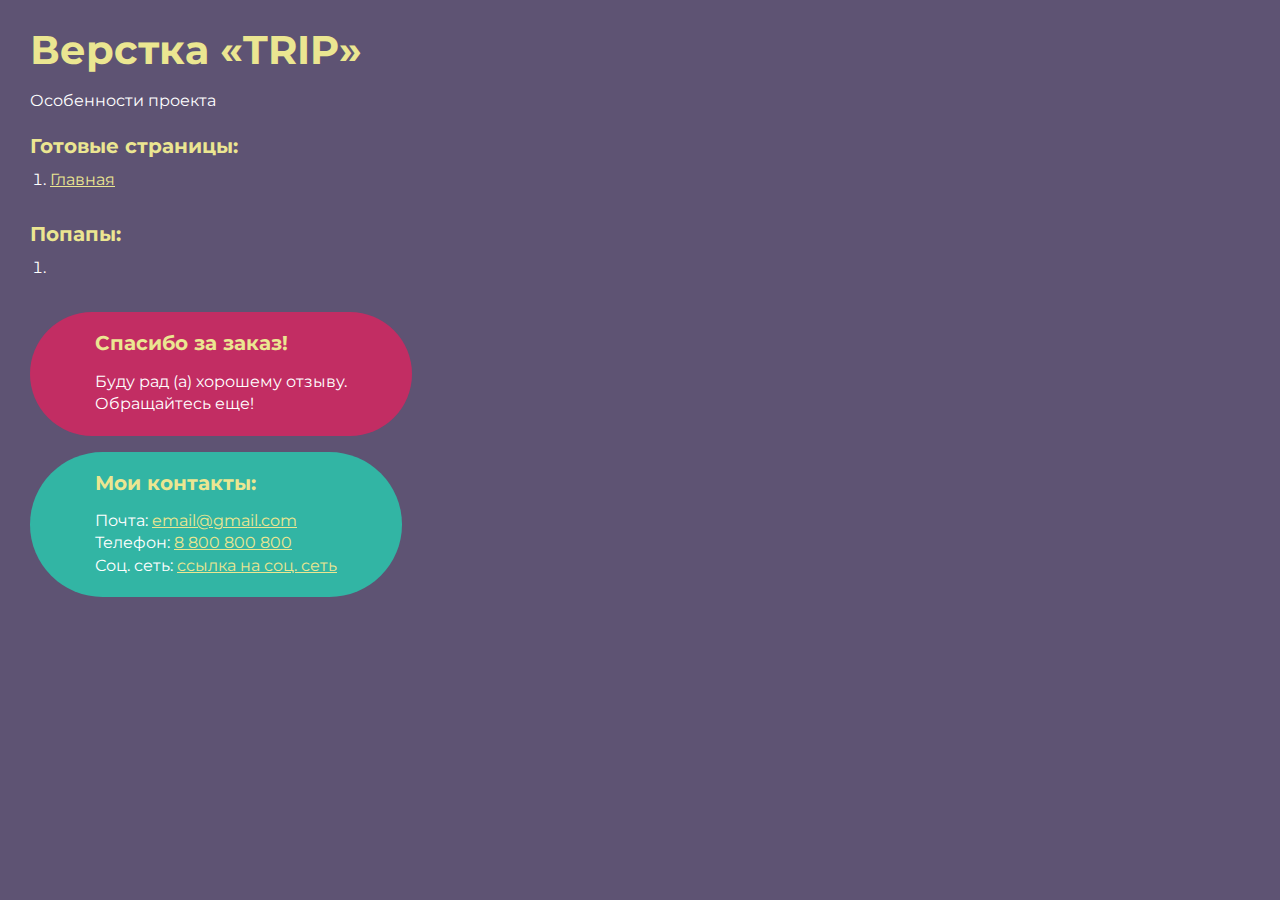
<file: index.html>
<!DOCTYPE html>
<html>

<head>
	<meta charset="UTF-8">
	<meta name="viewport" content="width=device-width, initial-scale=1.0">
	<title>Верстка «TRIP»</title>
</head>

<body>
	<div class="rootpage">
		<h1>Верстка «TRIP»</h1>
		<div class="rootpage__info">
			Особенности проекта
		</div>
		<h2>Готовые страницы:</h2>
		<ol class="rootpage__list">
			<li><a target="_blank" href="home.html">Главная</a></li>
		</ol>
		<h2>Попапы:</h2>
		<ol class="rootpage__list">
			<li><a target="_blank" href="home.html#"></a></li>
		</ol>
		<div class="rootpage__tnx">
			<h2>Спасибо за заказ!</h2>
			<p>Буду рад (а) хорошему отзыву.</p>
			<p>Обращайтесь еще!</p>
		</div>
		<div class="rootpage__contacts">
			<h2>Мои контакты:</h2>
			<p>Почта: <a href="mailto:email@gmail.com">email@gmail.com</a></p>
			<p>Телефон: <a href="tel:8800800800">8 800 800 800</a></p>
			<p>Соц. сеть: <a href="">ссылка на соц. сеть</a></p>
		</div>
	</div>
</body>
<style>
	@charset "UTF-8";
	@import url("https://fonts.googleapis.com/css?family=Montserrat:regular,700&display=swap");

	*,
	*::before,
	*::after {
		padding: 0px;
		margin: 0px;
		border: 0px;
		box-sizing: border-box;
	}

	html,
	body {
		height: 100%;
		margin: 0;
		padding: 0;
		min-width: 320px;
		width: 100%;
		color: #fff;
		background-color: #5e5373;
	}

	body {
		font-family: Montserrat;
		font-size: 100%;
		line-height: 1;
		font-size: 1rem;
	}

	a {
		text-decoration: underline;
		color: #ebe691
	}

	a:visited {
		text-decoration: underline;
		color: #aaa768;
	}

	a:hover {
		text-decoration: none;
	}

	ul li {
		list-style: none;
	}

	img {
		vertical-align: top;
	}

	.wrapper {
		width: 100%;
		min-height: 100%;
		overflow: hidden;
	}

	.rootpage {
		padding: 30px;
		display: flex;
		flex-direction: column;
		align-items: flex-start;
	}

	@media (max-width: 767px) {
		.rootpage {
			padding: 30px 15px;
		}
	}

	h1 {
		color: #ebe691;
		font-size: 2.5rem;
		margin: 0px 0px 1.25rem 0px;
	}

	@media (max-width: 767px) {
		h1 {
			font-size: 1.85rem;
			margin: 0px 0px 1.25rem 0px;
		}
	}

	h2 {
		color: #ebe691;
		font-size: 1.25rem;
		margin: 0px 0px 1rem 0px;
	}

	@media (max-width: 767px) {
		h2 {
			font-size: 1.125rem;
			margin: 0px 0px 1rem 0px;
		}
	}

	.rootpage__info {
		line-height: 140%;
		margin: 0px 0px 1.5rem 0px;
	}

	.rootpage__list {
		margin: 0px 0px 2.25rem 1.25rem;
	}

	.rootpage__list li:not(:last-child) {
		margin: 0px 0px 15px 0px;
	}

	.rootpage__contacts,
	.rootpage__tnx {
		border-radius: 200px;
		padding: 20px 65px;
		line-height: 140%;
	}

	@media (max-width: 767px) {

		.rootpage__contacts,
		.rootpage__tnx {
			border-radius: 40px;
			padding: 20px;
		}
	}

	.rootpage__contacts {
		background: #32b5a4;

	}

	.rootpage__contacts a {
		color: #ebe691;
	}

	.rootpage__tnx {
		background: #c22d63;
		margin: 0px 0px 1rem 0px;
	}
</style>

</html>
</file>
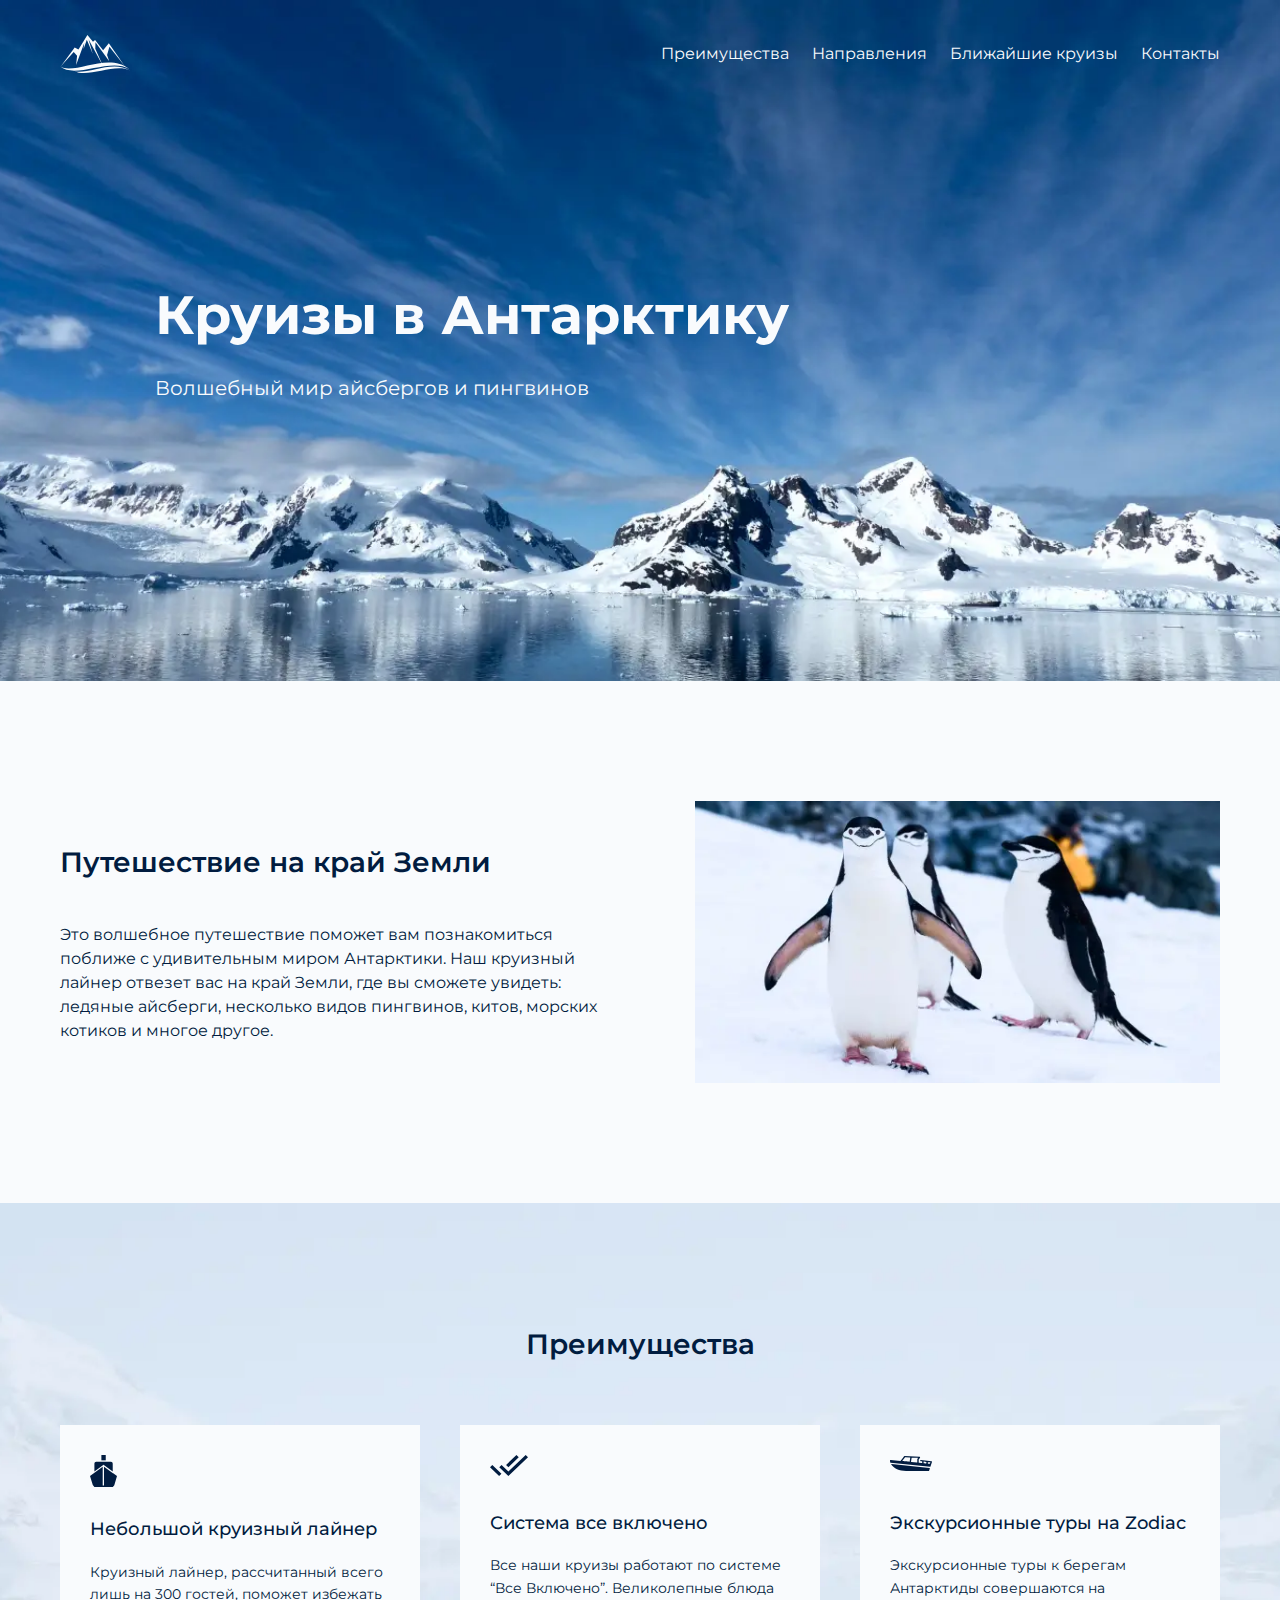
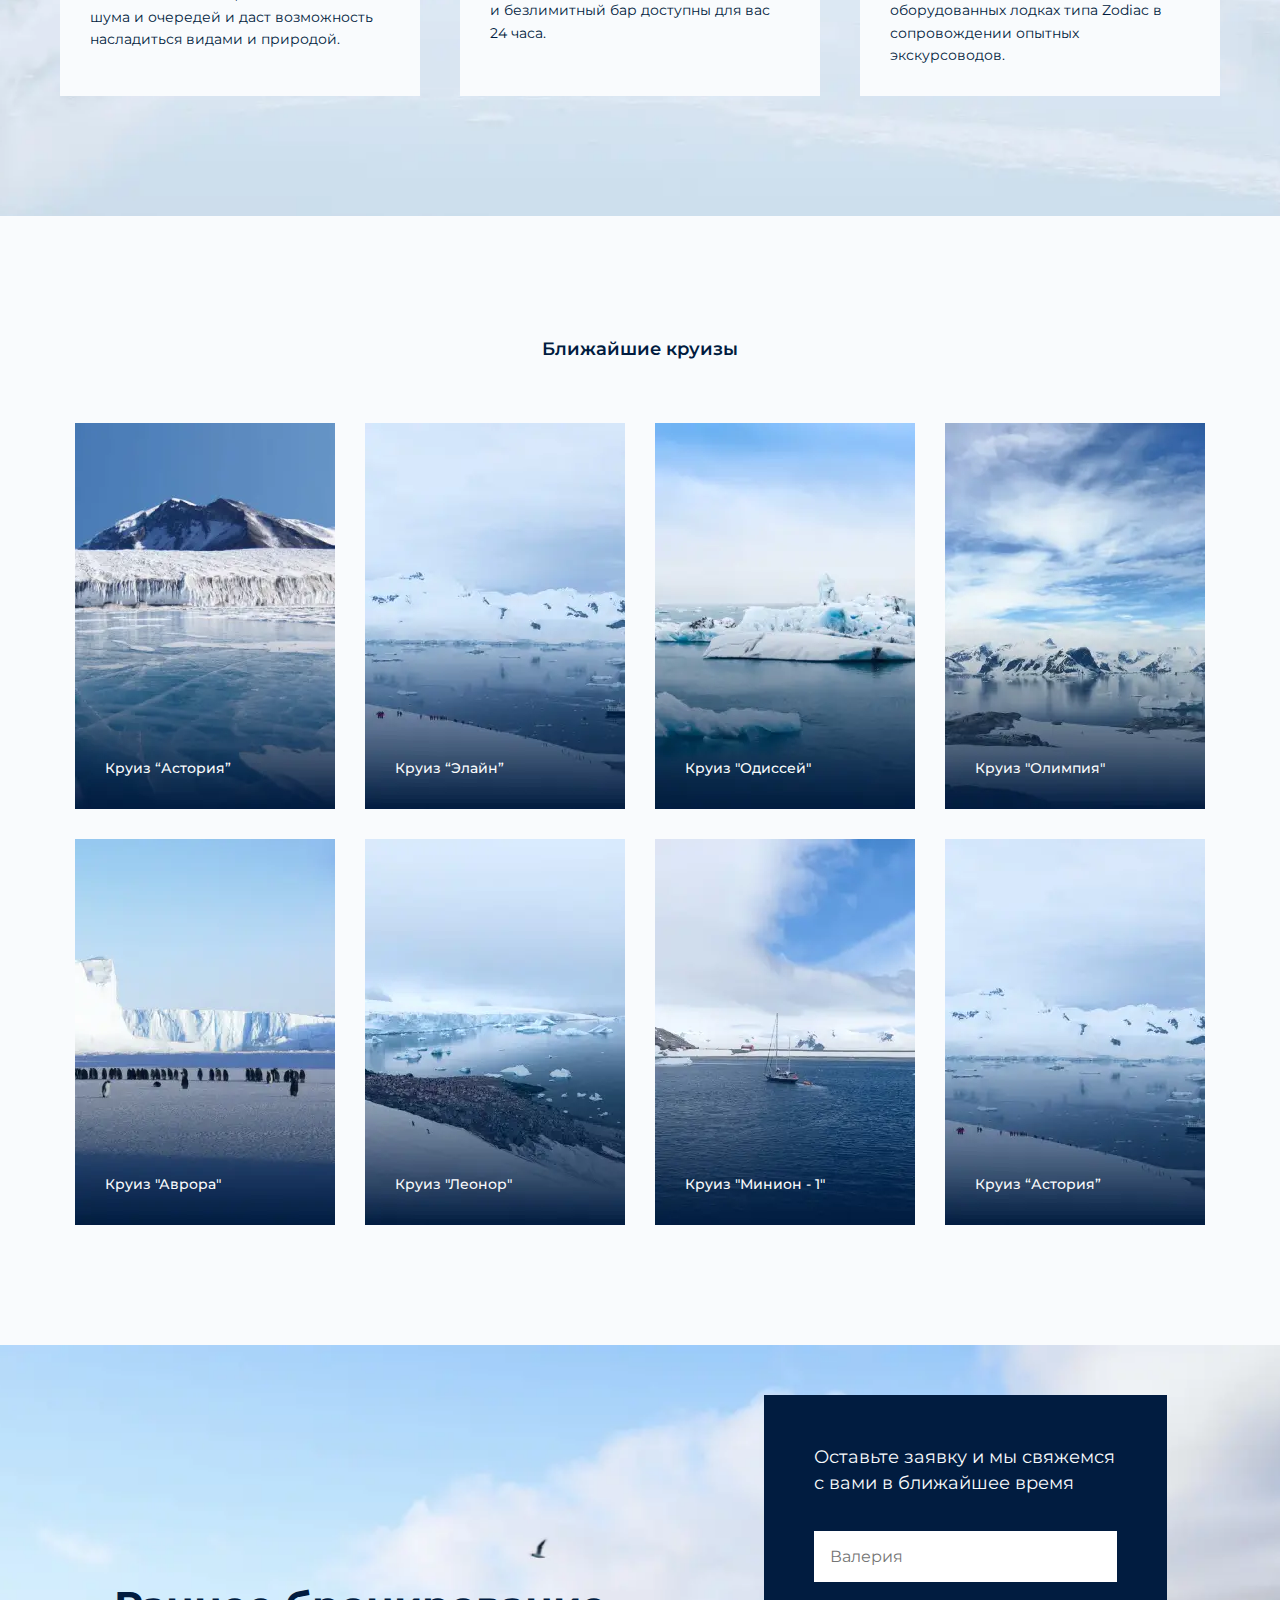
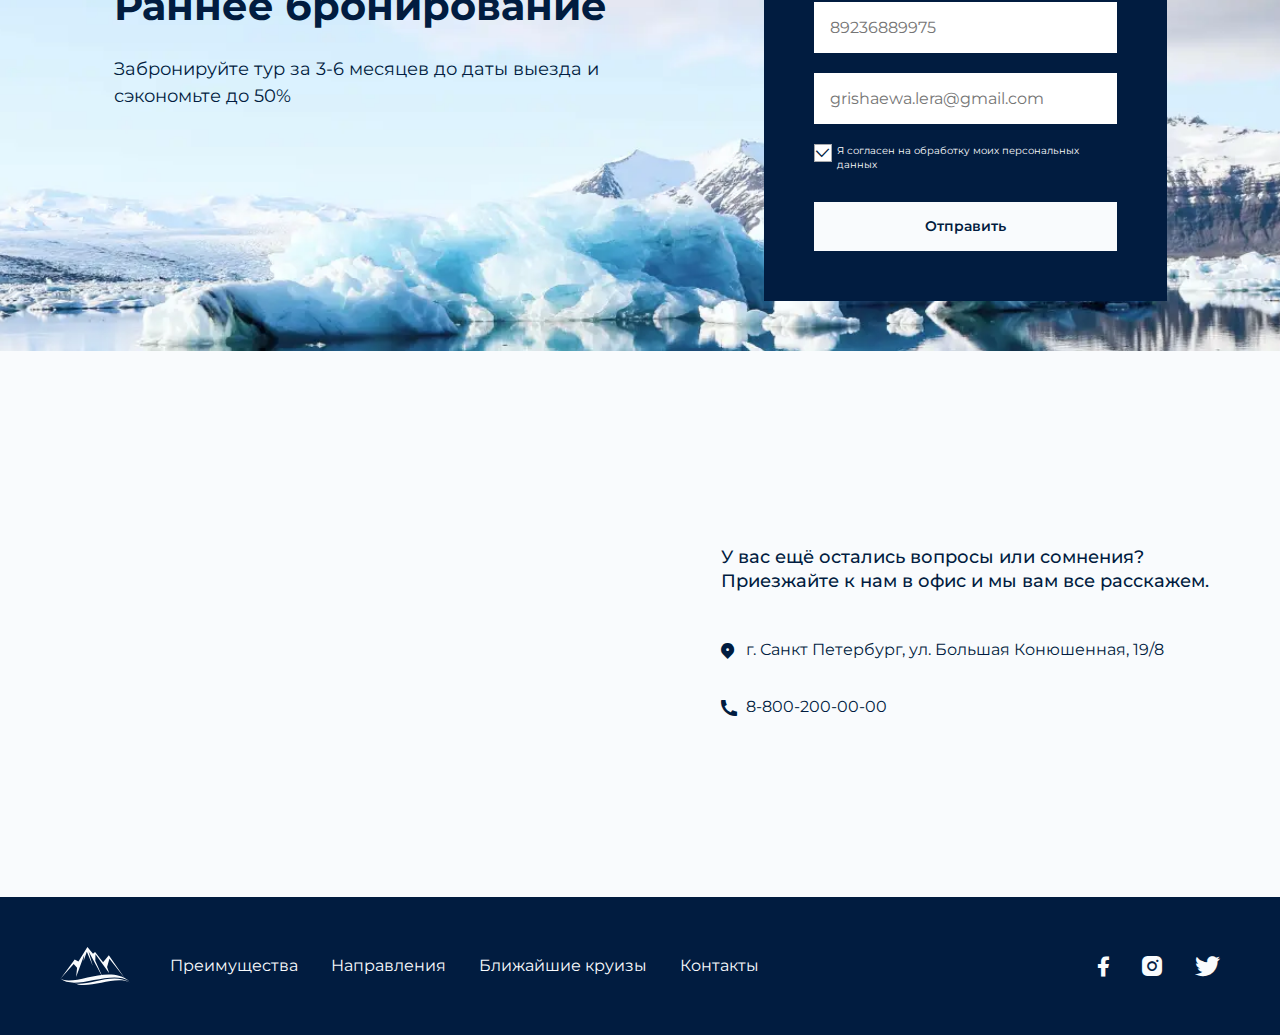
<file: home.html>
<!DOCTYPE html>
<html lang="ru">

<head>
	<title>Главная</title>
	<meta charset="UTF-8">
	<meta name="format-detection" content="telephone=no">
	<!-- <style>body{opacity: 0;}</style> -->
	<link rel="stylesheet" href="css/style.min.css?_v=20220110154738">
	<link rel="shortcut icon" href="favicon.ico">
	<!-- <meta name="robots" content="noindex, nofollow"> -->
	<meta name="viewport" content="width=device-width, initial-scale=1.0">
</head>

<body>
	<div class="wrapper">
		<header class="header">
			<div class="header__container">
				<div class="header__block block-header">
					<div class="block-header__logo">
						<img src="img/lable.svg" alt="logo">
					</div>
					<nav class="block-header__menu">
						<ul class="block-header__list">
							<li data-goto="#part1" class="block-header__link"><a href="#">Преимущества</a></li>
							<li data-goto="#part2" class="block-header__link"><a href="#">Направления</a></li>
							<li data-goto="#part3" class="block-header__link"><a href="#">Ближайшие круизы</a></li>
							<li data-goto="#part4" class="block-header__link"><a href="#">Контакты</a></li>
						</ul>
					</nav>
					<button type="button" class="icon-menu">
						<span></span>
					</button>
				</div>
			</div>
		</header>
		<main class="page">
			<section class="main-block">
				<div class="main-block__container">
					<div class="main-block__titles">
						<h1 class="main-block__title">Круизы в Антарктику </h1>
						<h2 class="main-block__subtitle">Волшебный мир айсбергов и пингвинов</h2>
					</div>
				</div>
			</section>
			<section id="part2" class="journy">
				<div class="journy__container">
					<div class="journy__text-block">
						<h2 class="journy__title">Путешествие на край Земли</h2>
						<div class="journy__text">
							Это волшебное путешествие поможет вам познакомиться поближе с удивительным миром Антарктики. Наш круизный лайнер отвезет вас на край Земли, где вы сможете увидеть: ледяные айсберги, несколько видов пингвинов, китов, морских котиков и многое другое.
						</div>
					</div>
					<div class="journy__picture">
						<picture><source srcset="img/penguins/penguins.webp"type="image/webp"><img class="journy__image" src="img/penguins/penguins.jpg" alt="Пингвины"></picture>
					</div>
				</div>
			</section>
			<section id="part1" class="benefits">
				<div class="benefits__container">
					<h2 class="benefits__title">Преимущества</h2>
					<div class="benefits__items">
						<div class="benefits__item item-benefits">
							<div class="item-benefits__icon">
								<svg width="27" height="32" viewBox="0 0 27 32" fill="none" xmlns="http://www.w3.org/2000/svg">
									<path d="M4.40549 16.3962L13.2165 9.93576C13.4162 9.8063 13.6711 9.8063 13.8708 9.93576L22.7254 16.3962V8.68818C22.7739 7.6312 21.9743 6.7343 20.9396 6.68484C20.9242 6.68407 20.9089 6.68356 20.8934 6.68322H6.23749C5.20189 6.70667 4.38094 7.58319 4.4039 8.6411C4.40423 8.6568 4.40473 8.67249 4.40549 8.68818V16.3962Z" fill="#011C40" />
									<path d="M15.7464 0H11.3845V5.34662H15.7464V0Z" fill="#011C40" />
									<path d="M24.2956 30.1638L27 21.03L23.2052 18.3122L22.9434 18.1785L14.0016 11.8072V30.6094H13.5217L12.6929 30.5649V11.8072L0 21.03L2.79163 30.1193L4.4039 31.9904C4.4039 31.9904 5.7624 31.9904 7.15817 31.9904C7.15817 31.9904 12.2467 31.997 13.5218 31.9904C14.8198 32.012 17.1251 31.9904 17.1251 31.9904H22.8127L24.2956 30.1638Z" fill="#011C40" />
								</svg>
							</div>
							<h3 class="item-benefits__title">Небольшой круизный лайнер</h3>
							<div class="item-benefits__text">
								Круизный лайнер, рассчитанный всего лишь на 300 гостей, поможет избежать шума и очередей и даст возможность насладиться видами и природой.
							</div>
						</div>
						<div class="benefits__item item-benefits">
							<div class="item-benefits__icon">
								<svg width="38" height="21" viewBox="0 0 38 21" fill="none" xmlns="http://www.w3.org/2000/svg">
									<path d="M28.7534 2.21506L26.4398 0L16.0732 9.93254L18.3868 12.1476L28.7534 2.21506ZM35.6945 0L18.3787 16.5699L11.5602 10.0421L9.24656 12.2572L18.3787 21L38 2.21506L35.6945 0ZM0 12.2572L9.1321 21L11.4458 18.7849L2.31368 10.0421L0 12.2572Z" fill="#011C40" />
								</svg>
							</div>
							<h3 class="item-benefits__title">Система все включено</h3>
							<div class="item-benefits__text">
								Все наши круизы работают
								по системе “Все Включено”. Великолепные блюда и безлимитный бар доступны для вас 24 часа.
							</div>
						</div>
						<div class="benefits__item item-benefits">
							<div class="item-benefits__icon">
								<svg width="42" height="15" viewBox="0 0 42 15" fill="none" xmlns="http://www.w3.org/2000/svg">
									<path d="M39.555 12.056L1.57287 8.06841C1.28101 8.03777 1.0843 8.33255 1.23548 8.56735C3.66312 12.3403 9.41009 15 16.1 15H38.7584C38.9124 15 39.0475 14.9068 39.093 14.7698L39.8504 12.476C39.9148 12.281 39.7727 12.0788 39.555 12.056Z" fill="#011C40" />
									<path d="M41.8896 5.51766C41.7782 5.35594 41.597 5.24833 41.3933 5.22287L30.8932 3.91844C30.5145 3.87213 30.1582 4.1219 30.1065 4.47868C30.0547 4.83545 30.3248 5.16418 30.7078 5.21172L31.8964 5.35915C32.07 5.3807 32.2002 5.51896 32.2002 5.68199V6.69033C32.2002 6.884 32.0195 7.03534 31.8131 7.01447L29.0131 6.73466C28.8353 6.71769 28.7002 6.57744 28.7002 6.41113V3.55647C28.7002 3.49189 28.7205 3.42929 28.759 3.37579L29.9826 1.66575C30.1226 1.47009 30.1387 1.21962 30.0253 1.01028C29.9112 0.800253 29.6852 0.663291 29.4332 0.652208L14.7331 3.06689e-05C14.4972 -0.00195651 14.2683 0.0926639 14.1304 0.272657C14.1304 0.272657 11.3332 3.93541 10.72 4.74152C10.6465 4.83805 10.5233 4.88956 10.3973 4.87649L0.774214 3.91653C0.575451 3.89697 0.379396 3.95635 0.231739 4.07956C0.0847386 4.20353 0 4.37962 0 4.56481C0 5.19291 0.0875277 5.80856 0.252739 6.40601C0.289161 6.53778 0.412372 6.63362 0.55724 6.64929L40.1052 10.8012C40.2725 10.8188 40.4293 10.7229 40.479 10.5729L41.9694 6.06093C42.0295 5.87773 42.0001 5.67878 41.8896 5.51766ZM20.2007 1.90513L19.6547 5.46745C19.6281 5.64026 19.4635 5.76354 19.2767 5.74596C17.911 5.61748 12.7799 5.11465 12.7799 5.11465C12.5139 5.0879 12.3768 4.80419 12.5321 4.60073L14.9366 1.46428C15.0059 1.37424 15.1193 1.32273 15.2383 1.328L19.871 1.53345C20.0768 1.54254 20.23 1.71466 20.2007 1.90513ZM27.7894 2.3806L27.3589 2.98065C27.3204 3.03415 27.3001 3.09736 27.3001 3.16194V6.20187C27.3001 6.39554 27.1195 6.54687 26.913 6.52601L21.3577 5.97166C21.161 5.95209 21.0203 5.78379 21.0483 5.6012L21.6146 1.9078C21.6398 1.74149 21.7973 1.62019 21.9779 1.62799L27.5149 1.87386C27.7866 1.88556 27.9406 2.16927 27.7894 2.3806ZM36.4001 7.1097C36.4001 7.30337 36.2195 7.45471 36.013 7.43384C36.013 7.43384 34.5598 7.28121 33.9088 7.20952C33.7324 7.19064 33.6001 7.051 33.6001 6.88599V5.94292C33.6001 5.74596 33.7863 5.59333 33.9963 5.61939L36.0963 5.88025C36.2699 5.90241 36.4001 6.04068 36.4001 6.20378V7.1097ZM40.2662 6.78228L40.0065 7.56752C39.9576 7.71625 39.8014 7.81209 39.6348 7.79581L38.1123 7.64387C37.9352 7.62629 37.8001 7.48604 37.8001 7.31973V6.46532C37.8001 6.26836 37.9863 6.11573 38.1963 6.14179L39.9778 6.3629C40.192 6.38966 40.3299 6.58929 40.2662 6.78228Z" fill="#011C40" />
								</svg>
							</div>
							<h3 class="item-benefits__title">Экскурсионные туры на Zodiac</h3>
							<div class="item-benefits__text">
								Экскурсионные туры к берегам Антарктиды совершаются на оборудованных лодках типа Zodiac в сопровождении опытных экскурсоводов.
							</div>
						</div>
					</div>
				</div>
			</section>
			<section id="part3" class="cruises">
				<div class="cruises__container">
					<div class="cruises__title">Ближайшие круизы</div>
					<div class="cruises__items">
						<div href="#" class="cruises__item">
							<div class="cruises__cover cover">

								<picture><source srcset="img/cruises/1.webp"type="image/webp"><img class="cover__image" src="img/cruises/1.jpg" alt="фото"></picture>

								<div class="cover__name">Круиз “Астория”</div>
							</div>
							<div class="cruises__card card">
								<div class="card__body">
									<h3 class="card__title">Круиз "Астория"</h3>
									<div class="card_pair pair-card">
										<div class="pair-card__title">Маршрут</div>
										<div class="pair-card__text">Аргентина - Фолклендские острова - Антарктида</div>
									</div>
									<div class="card_pair pair-card">
										<div class="pair-card__title">Порт отправления</div>
										<div class="pair-card__text">Ушуайя</div>
									</div>
									<div class="card_pair pair-card">
										<div class="pair-card__title">Продолжительность</div>
										<div class="pair-card__text">11 дней</div>
									</div>
									<div class="card_pair pair-card">
										<div class="pair-card__title">Цена</div>
										<div class="pair-card__text">от 11500 $</div>
									</div>
								</div>
								<button type="button" class="card__button button">Забронировать</button>
							</div>
						</div>
						<div href="#" class="cruises__item">
							<div class="cruises__cover cover">

								<picture><source srcset="img/cruises/8.webp"type="image/webp"><img class="cover__image" src="img/cruises/8.jpg" alt="фото"></picture>

								<div class="cover__name">Круиз “Элайн”</div>
							</div>
							<div class="cruises__card card">
								<div class="card__body">
									<h3 class="card__title">Круиз “Элайн”</h3>
									<div class="card_pair pair-card">
										<div class="pair-card__title">Маршрут</div>
										<div class="pair-card__text">Аргентина - Южная Георгия и Южные Сандвичевы Острова - Антарктида</div>
									</div>
									<div class="card_pair pair-card">
										<div class="pair-card__title">Порт отправления</div>
										<div class="pair-card__text">Ушуайя</div>
									</div>
									<div class="card_pair pair-card">
										<div class="pair-card__title">Продолжительность</div>
										<div class="pair-card__text">15 дней</div>
									</div>
									<div class="card_pair pair-card">
										<div class="pair-card__title">Цена</div>
										<div class="pair-card__text">от 14500 $</div>
									</div>
								</div>
								<button type="button" class="card__button button">Забронировать</button>
							</div>
						</div>
						<div href="#" class="cruises__item">
							<div class="cruises__cover cover">

								<picture><source srcset="img/cruises/3.webp"type="image/webp"><img class="cover__image" src="img/cruises/3.jpg" alt="фото"></picture>

								<div class="cover__name">Круиз "Одиссей"</div>
							</div>
							<div class="cruises__card card">
								<div class="card__body">
									<h3 class="card__title">Круиз "Одиссей"</h3>
									<div class="card_pair pair-card">
										<div class="pair-card__title">Маршрут</div>
										<div class="pair-card__text">Чили - Антарктида</div>
									</div>
									<div class="card_pair pair-card">
										<div class="pair-card__title">Порт отправления</div>
										<div class="pair-card__text">Пунта-Аренас</div>
									</div>
									<div class="card_pair pair-card">
										<div class="pair-card__title">Продолжительность</div>
										<div class="pair-card__text">13 дней</div>
									</div>
									<div class="card_pair pair-card">
										<div class="pair-card__title">Цена</div>
										<div class="pair-card__text">от 9700 $</div>
									</div>
								</div>
								<button type="button" class="card__button button">Забронировать</button>
							</div>
						</div>
						<div href="#" class="cruises__item">
							<div class="cruises__cover cover">

								<picture><source srcset="img/cruises/4.webp"type="image/webp"><img class="cover__image" src="img/cruises/4.jpg" alt="фото"></picture>

								<div class="cover__name">Круиз "Олимпия"</div>
							</div>
							<div class="cruises__card card">
								<div class="card__body">
									<h3 class="card__title">Круиз "Олимпия"</h3>
									<div class="card_pair pair-card">
										<div class="pair-card__title">Маршрут</div>
										<div class="pair-card__text">Аргентина - Фолклендские острова - Южная Георгия - Антарктида</div>
									</div>
									<div class="card_pair pair-card">
										<div class="pair-card__title">Порт отправления</div>
										<div class="pair-card__text">Ушуайя</div>
									</div>
									<div class="card_pair pair-card">
										<div class="pair-card__title">Продолжительность</div>
										<div class="pair-card__text">21 дней</div>
									</div>
									<div class="card_pair pair-card">
										<div class="pair-card__title">Цена</div>
										<div class="pair-card__text">от 18600 $</div>
									</div>
								</div>
								<button type="button" class="card__button button">Забронировать</button>
							</div>
						</div>
						<div href="#" class="cruises__item">
							<div class="cruises__cover cover">

								<picture><source srcset="img/cruises/5.webp"type="image/webp"><img class="cover__image" src="img/cruises/5.jpg" alt="фото"></picture>

								<div class="cover__name">Круиз "Аврора"</div>
							</div>
							<div class="cruises__card card">
								<div class="card__body">
									<h3 class="card__title">Круиз "Аврора"</h3>
									<div class="card_pair pair-card">
										<div class="pair-card__title">Маршрут</div>
										<div class="pair-card__text">Аргентина - Антарктида - Чили</div>
									</div>
									<div class="card_pair pair-card">
										<div class="pair-card__title">Порт отправления</div>
										<div class="pair-card__text">Ушуайя</div>
									</div>
									<div class="card_pair pair-card">
										<div class="pair-card__title">Продолжительность</div>
										<div class="pair-card__text">14 дней</div>
									</div>
									<div class="card_pair pair-card">
										<div class="pair-card__title">Цена</div>
										<div class="pair-card__text">от 11700 $</div>
									</div>
								</div>
								<button type="button" class="card__button button">Забронировать</button>
							</div>
						</div>
						<div href="#" class="cruises__item">
							<div class="cruises__cover cover">

								<picture><source srcset="img/cruises/6.webp"type="image/webp"><img class="cover__image" src="img/cruises/6.jpg" alt="фото"></picture>

								<div class="cover__name">Круиз "Леонор"</div>
							</div>
							<div class="cruises__card card">
								<div class="card__body">
									<h3 class="card__title">Круиз "Леонор"</h3>
									<div class="card_pair pair-card">
										<div class="pair-card__title">Маршрут</div>
										<div class="pair-card__text">Чили - Южная Георгия - Антарктида - Аргентина</div>
									</div>
									<div class="card_pair pair-card">
										<div class="pair-card__title">Порт отправления</div>
										<div class="pair-card__text">Пунта-Аренас</div>
									</div>
									<div class="card_pair pair-card">
										<div class="pair-card__title">Продолжительность</div>
										<div class="pair-card__text">17 дней</div>
									</div>
									<div class="card_pair pair-card">
										<div class="pair-card__title">Цена</div>
										<div class="pair-card__text">от 12500 $</div>
									</div>
								</div>
								<button type="button" class="card__button button">Забронировать</button>
							</div>
						</div>
						<div href="#" class="cruises__item">
							<div class="cruises__cover cover">

								<picture><source srcset="img/cruises/7.webp"type="image/webp"><img class="cover__image" src="img/cruises/7.jpg" alt="фото"></picture>

								<div class="cover__name">Круиз "Минион - 1"</div>
							</div>
							<div class="cruises__card card">
								<div class="card__body">
									<h3 class="card__title">Круиз "Минион - 1"</h3>
									<div class="card_pair pair-card">
										<div class="pair-card__title">Маршрут</div>
										<div class="pair-card__text">Аргентина - Антарктида</div>
									</div>
									<div class="card_pair pair-card">
										<div class="pair-card__title">Порт отправления</div>
										<div class="pair-card__text">Ушуайя</div>
									</div>
									<div class="card_pair pair-card">
										<div class="pair-card__title">Продолжительность</div>
										<div class="pair-card__text">11 дней</div>
									</div>
									<div class="card_pair pair-card">
										<div class="pair-card__title">Цена</div>
										<div class="pair-card__text">от 12300 $</div>
									</div>
								</div>
								<button type="button" class="card__button button">Забронировать</button>
							</div>
						</div>
						<div href="#" class="cruises__item">
							<div class="cruises__cover cover">

								<picture><source srcset="img/cruises/8.webp"type="image/webp"><img class="cover__image" src="img/cruises/8.jpg" alt="фото"></picture>

								<div class="cover__name">Круиз “Астория”</div>
							</div>
							<div class="cruises__card card">
								<div class="card__body">
									<h3 class="card__title">Круиз "Астория"</h3>
									<div class="card_pair pair-card">
										<div class="pair-card__title">Маршрут</div>
										<div class="pair-card__text">Аргентина - Фолклендские острова - Антарктида</div>
									</div>
									<div class="card_pair pair-card">
										<div class="pair-card__title">Порт отправления</div>
										<div class="pair-card__text">Ушуайя</div>
									</div>
									<div class="card_pair pair-card">
										<div class="pair-card__title">Продолжительность</div>
										<div class="pair-card__text">11 дней</div>
									</div>
									<div class="card_pair pair-card">
										<div class="pair-card__title">Цена</div>
										<div class="pair-card__text">от 11500 $</div>
									</div>
								</div>
								<button type="button" class="card__button button">Забронировать</button>
							</div>
						</div>
					</div>
				</div>
			</section>
			<section class="reservation">
				<div class="reservation__container">
					<div class="reservation__body">
						<div class="reservation__title">Раннее бронирование</div>
						<div class="reservation__text">
							Забронируйте тур за 3-6 месяцев до даты выезда и сэкономьте до 50%
						</div>
					</div>
					<div class="reservation__block">
						<div class="reservation__form-title">Оставьте заявку и мы свяжемся с вами в ближайшее время</div>
						<form data-dev class="reservation__form form" action="#">
							<input autocomplete="off" required type="text" name="name" placeholder="Валерия" class="form__input input">
							<input pattern="\+?[0-9\s\-\(\)]+" autocomplete="off" required type="tel" name="phone" placeholder="89236889975" class="form__input input">
							<input autocomplete="off" required type="email" name="email" placeholder="grishaewa.lera@gmail.com" class="form__input input">
							<div class="form__checkbox checkbox">
								<input id="box" required class="checkbox__input" checked type="checkbox" value="1" name="form[]">
								<label for="box" class="checkbox__label"><span class="checkbox__text">Я согласен на обработку моих персональных данных</span></label>
							</div>
							<button type="submit" class="form__button button">Отправить</button>
						</form>
					</div>
				</div>
			</section>
			<section id="part4" class="contact">
				<div class="contact__container">
					<div class="contact__map">
						<iframe class="contact__mapgoogle" src="https://www.google.com/maps/embed?pb=!1m18!1m12!1m3!1d1998.6036253003197!2d30.320858716194966!3d59.938719169054025!2m3!1f0!2f0!3f0!3m2!1i1024!2i768!4f13.1!3m3!1m2!1s0x4696310fca145cc1%3A0x42b32648d8238007!2z0JHQvtC70YzRiNCw0Y8g0JrQvtC90Y7RiNC10L3QvdCw0Y8g0YPQuy4sIDE5LzgsINCh0LDQvdC60YIt0J_QtdGC0LXRgNCx0YPRgNCzLCAxOTExODY!5e0!3m2!1sru!2sru!4v1641754372739!5m2!1sru!2sru" style="border:0;" allowfullscreen="" loading="lazy"></iframe>
					</div>
					<div class="contact__body">
						<div class="contact__par">
							<p class="contact__text">
								У вас ещё остались вопросы или сомнения?
							</p>
							<p class="contact__text">
								Приезжайте к нам в офис и мы вам все расскажем.
							</p>
						</div>
						<ul class="contact__items">
							<li class="contact__item">г. Санкт Петербург, ул. Большая Конюшенная, 19/8</li>
							<li class="contact__item"><a href="tel:+88002002000">8-800-200-00-00</a></li>
						</ul>
					</div>
				</div>
			</section>
		</main>
		<footer class="footer">
			<div class="footer__container">
				<div class="footer__block block-footer">
					<div class="block-footer__logo">
						<img src="img/lable.svg" alt="logo">
					</div>
					<nav class="block-footer__menu">
						<ul class="block-footer__list">
							<li data-goto="#part1" class="block-footer__link"><a href="#">Преимущества</a></li>
							<li data-goto="#part2" class="block-footer__link"><a href="#">Направления</a></li>
							<li data-goto="#part3" class="block-footer__link"><a href="#">Ближайшие круизы</a></li>
							<li data-goto="#part4" class="block-footer__link"><a href="#">Контакты</a></li>
						</ul>
					</nav>
				</div>
				<div class="footer__social social">
					<div class="social__facebook icon-social"></div>
					<div class="social__instagram icon-social"></div>
					<div class="social__twitter icon-social"></div>
				</div>
			</div>
		</footer>
	</div>
	<!-- 
<div id="popup" aria-hidden="true" class="popup">
	<div class="popup__wrapper">
		<div class="popup__content">
			<button data-close type="button" class="popup__close">Закрыть</button>
			<div class="popup__text">
			</div>
		</div>
	</div>
</div>
 -->

	<script src="js/app.min.js?_v=20220110154738"></script>
</body>
<!-- width="560" height="306" -->

</html>
</file>
<file: css/style.min.css>
@charset "UTF-8";@import url(https://fonts.googleapis.com/css?family=Montserrat:regular,500,600,700&display=swap);@font-face{font-family:icons;font-display:swap;src:url(../fonts/icons.woff2) format("woff2"),url(../fonts/icons.woff) format("woff");font-weight:400;font-style:normal}.checkbox__input:checked+.checkbox__label:before,.contact__item::before,.social__facebook,.social__instagram,.social__twitter,[class*=_icon-]:before{font-family:icons;font-style:normal;font-weight:400;font-variant:normal;text-transform:none;line-height:1;-webkit-font-smoothing:antialiased;-moz-osx-font-smoothing:grayscale}[class*=_icon-]:before{display:block}._icon-address:before,.contact__item:first-child:before{content:"\e900"}._icon-arrow:before,.checkbox__input:checked+.checkbox__label:before{content:"\e901"}._icon-facebook:before,.social__facebook:before{content:"\e902"}._icon-instagram:before,.social__instagram:before{content:"\e903"}._icon-phone:before,.contact__item:last-child:before{content:"\e904"}._icon-twitter:before,.social__twitter:before{content:"\e905"}*{padding:0;margin:0;border:0}*,:after,:before{-webkit-box-sizing:border-box;box-sizing:border-box}body,html{height:100%;min-width:320px}body{color:#011c40;line-height:1;font-family:Montserrat,sans-serif;font-size:1rem;-ms-text-size-adjust:100%;-moz-text-size-adjust:100%;-webkit-text-size-adjust:100%;-webkit-font-smoothing:antialiased;-moz-osx-font-smoothing:grayscale}button,input,textarea{font-family:Montserrat,sans-serif;font-size:inherit}button{cursor:pointer;color:inherit;background-color:inherit}a{color:inherit}a:link,a:visited{text-decoration:none}a:hover{text-decoration:none}ul li{list-style:none}img{vertical-align:top}h1,h2,h3,h4,h5,h6{font-weight:inherit;font-size:inherit}body{background-color:#f9fbfd}.lock body{overflow:hidden;-ms-touch-action:none;touch-action:none}.wrapper{min-height:100%;display:-webkit-box;display:-ms-flexbox;display:flex;-webkit-box-orient:vertical;-webkit-box-direction:normal;-ms-flex-direction:column;flex-direction:column;overflow:hidden}.wrapper>main{-webkit-box-flex:1;-ms-flex:1 1 auto;flex:1 1 auto}.wrapper>*{min-width:0}[class*=__container]{max-width:72.5rem;-webkit-box-sizing:content-box;box-sizing:content-box;margin:0 auto;padding:0 .9375rem}.button{display:-webkit-inline-box;display:-ms-inline-flexbox;display:inline-flex;padding:14px 46px;background-color:#f9fbfd;color:#011c40;-webkit-box-align:center;-ms-flex-align:center;align-items:center;-webkit-box-pack:center;-ms-flex-pack:center;justify-content:center;position:relative;-webkit-transition:all .3s ease 0s;-o-transition:all .3s ease 0s;transition:all .3s ease 0s;line-height:150%;font-weight:600;font-size:.875rem}input[type=email],input[type=tel],input[type=text],textarea{-webkit-appearance:none;-moz-appearance:none;appearance:none}.input{border-radius:0!important;width:100%;display:block;padding:16px 16px}textarea.input{resize:none;padding:0 0}.checkbox{position:relative}.checkbox:not(:last-child){margin-bottom:1.875em}.checkbox__input{position:absolute;width:0;height:0;opacity:0}.checkbox__input:focus+.checkbox__label:before{-webkit-box-shadow:0 0 5px #fff;box-shadow:0 0 5px #fff}.checkbox__input:checked+.checkbox__label:before{display:-webkit-box;display:-ms-flexbox;display:flex;-webkit-box-flex:0;-ms-flex:0 0 18px;flex:0 0 18px;font-size:.625rem;-webkit-box-pack:center;-ms-flex-pack:center;justify-content:center;-webkit-box-align:center;-ms-flex-align:center;align-items:center;-ms-flex-item-align:stretch;-ms-grid-row-align:stretch;align-self:stretch}.checkbox__label{cursor:pointer;display:-webkit-inline-box;display:-ms-inline-flexbox;display:inline-flex;-webkit-box-align:center;-ms-flex-align:center;align-items:center;-ms-flex-item-align:stretch;-ms-grid-row-align:stretch;align-self:stretch;position:relative;gap:5px;min-height:22px}.checkbox__label:before{content:"";-webkit-box-align:center;-ms-flex-align:center;align-items:center;-ms-flex-item-align:start;align-self:flex-start;-webkit-box-flex:0;-ms-flex:0 0 18px;flex:0 0 18px;width:18px;height:18px;border:1px solid #a7a9ac;background-color:#fff}.checkbox__text{color:#f9fbfd;font-size:.625rem;line-height:140%}[class*=-ibg]{position:relative}[class*=-ibg] img{position:absolute;width:100%;height:100%;top:0;left:0;-o-object-fit:cover;object-fit:cover}[class*=-ibg_contain] img{-o-object-fit:contain;object-fit:contain}.header{position:absolute;top:0;left:0;width:100%;color:#f9fbfd}.block-header{display:-webkit-box;display:-ms-flexbox;display:flex;-webkit-box-pack:justify;-ms-flex-pack:justify;justify-content:space-between;-webkit-box-align:center;-ms-flex-align:center;align-items:center;-webkit-column-gap:25px;-moz-column-gap:25px;column-gap:25px}.block-header__list{-ms-flex-wrap:wrap;flex-wrap:wrap;display:-webkit-box;display:-ms-flexbox;display:flex;-webkit-box-align:center;-ms-flex-align:center;align-items:center;-webkit-box-pack:center;-ms-flex-pack:center;justify-content:center;-webkit-column-gap:23px;-moz-column-gap:23px;column-gap:23px;row-gap:30px;position:relative}.block-header__link{-webkit-transition:all .4s ease 0s;-o-transition:all .4s ease 0s;transition:all .4s ease 0s;position:relative}.icon-menu{display:none}.footer{background-color:#011c40}.footer__container{display:-webkit-box;display:-ms-flexbox;display:flex;-webkit-box-align:center;-ms-flex-align:center;align-items:center;-webkit-box-pack:justify;-ms-flex-pack:justify;justify-content:space-between}.block-footer{display:-webkit-box;display:-ms-flexbox;display:flex;row-gap:30px;-webkit-box-align:center;-ms-flex-align:center;align-items:center}.block-footer__list{-webkit-box-pack:center;-ms-flex-pack:center;justify-content:center;display:-webkit-box;display:-ms-flexbox;display:flex;-ms-flex-wrap:wrap;flex-wrap:wrap;row-gap:23px}.block-footer__link{color:#f9fbfd;-webkit-transition:color .3s ease 0s;-o-transition:color .3s ease 0s;transition:color .3s ease 0s}.social{display:-webkit-box;display:-ms-flexbox;display:flex}.icon-social{color:#f9fbfd;font-size:1.25rem;-webkit-transition:all .3s ease 0s;-o-transition:all .3s ease 0s;transition:all .3s ease 0s}.no-webp .main-block{background:url(../img/main-bg.jpg) center/cover no-repeat}.main-block{color:#f9fbfd}.main-block__title{font-weight:700;margin-bottom:30px;line-height:120%}.journy__container{display:-webkit-box;display:-ms-flexbox;display:flex;-webkit-column-gap:88px;-moz-column-gap:88px;column-gap:88px;-webkit-box-align:center;-ms-flex-align:center;align-items:center}.journy__text-block{-webkit-box-flex:1;-ms-flex:1 1 50%;flex:1 1 50%}.journy__title{margin-bottom:40px;line-height:150%;font-weight:600}.journy__text{line-height:150%}.journy__picture{-webkit-box-flex:1;-ms-flex:1 1 100%;flex:1 1 100%;-ms-flex-item-align:stretch;-ms-grid-row-align:stretch;align-self:stretch}.journy__image{width:100%;-o-object-fit:cover;object-fit:cover;min-height:230px}.no-webp .benefits{background:url(../img/benefits/bg.jpg) center/cover no-repeat}.benefits__title{text-align:center;margin:0 0 3.75rem 0;line-height:150%;font-weight:600}.benefits__items{display:-ms-grid;display:grid;row-gap:40px}.item-benefits{padding:30px 34px 30px 30px;display:-webkit-box;display:-ms-flexbox;display:flex;-webkit-box-orient:vertical;-webkit-box-direction:normal;-ms-flex-direction:column;flex-direction:column;line-height:140%;background-color:#f9fbfd;-webkit-transition:all .5s ease 0s;-o-transition:all .5s ease 0s;transition:all .5s ease 0s}.item-benefits__icon{margin-bottom:25px;min-height:32px}.item-benefits__icon path{-webkit-transition:all 1s ease 0s;-o-transition:all 1s ease 0s;transition:all 1s ease 0s;fill:#011c40}.item-benefits__title{margin-bottom:20px;font-size:1.125rem;font-weight:500}.item-benefits__text{font-size:.875rem}.cruises{font-size:.875rem}.cruises__title{font-size:1.125rem;text-align:center;margin-bottom:3.75rem;font-weight:600;line-height:150%}.cruises__items{display:-ms-grid;display:grid;-ms-grid-columns:(1fr)[4];grid-template-columns:repeat(4,1fr);gap:30px;padding:0 15px}.cruises__item{height:386px;position:relative}.cruises__item:hover .cruises__card{opacity:1;-webkit-transition:all .5s ease 0s;-o-transition:all .5s ease 0s;transition:all .5s ease 0s}.cover{position:relative;width:100%;height:100%}.cover__image{position:relative;width:100%;height:100%}.cover__image img{position:absolute;top:0;left:0;width:100%;height:100%;-o-object-fit:cover;object-fit:cover}.cover__name{color:#f9fbfd;position:absolute;bottom:30px;left:30px;line-height:150%;font-weight:500}.card{position:absolute;top:0;left:0;width:100%;min-height:386px;display:-webkit-box;display:-ms-flexbox;display:flex;-webkit-box-orient:vertical;-webkit-box-direction:normal;-ms-flex-direction:column;flex-direction:column;padding:25px 25px;background-color:#011c40;color:#f9fbfd;z-index:3;opacity:0;-webkit-transition:all .5s ease 0s;-o-transition:all .5s ease 0s;transition:all .5s ease 0s}.card__body{-webkit-box-flex:1;-ms-flex:1 1 auto;flex:1 1 auto}.card__title{font-size:1rem;font-weight:500;margin-bottom:.9375rem}.pair-card:not(:last-child){margin-bottom:10px}.pair-card:last-child{margin-bottom:20px}.pair-card__title{margin-bottom:10px;font-weight:500}.pair-card__text{font-size:.875rem;line-height:140%;color:#d8d8d9}.no-webp .reservation{background:url(../img/reservation/bg.jpg) center/cover no-repeat}.reservation{padding:50px 0}.reservation__container{display:-webkit-box;display:-ms-flexbox;display:flex;-webkit-box-align:center;-ms-flex-align:center;align-items:center;-ms-flex-pack:distribute;justify-content:space-around;-webkit-column-gap:50px;-moz-column-gap:50px;column-gap:50px}.reservation__title{font-weight:700}.reservation__text{line-height:150%;font-size:1.125rem}.reservation__block{max-width:403px;background-color:#011c40;padding:50px}.reservation__form-title{color:#f9fbfd;margin-bottom:2.1875rem;font-size:1.125rem;line-height:140%}.form{display:-webkit-box;display:-ms-flexbox;display:flex;-webkit-box-orient:vertical;-webkit-box-direction:normal;-ms-flex-direction:column;flex-direction:column}.form__input{margin-bottom:20px}.contact__container{display:-webkit-box;display:-ms-flexbox;display:flex;row-gap:43px}.contact__map{position:relative;-webkit-box-ordinal-group:3;-ms-flex-order:2;order:2;-ms-flex-item-align:stretch;-ms-grid-row-align:stretch;align-self:stretch;min-height:316px}.contact__mapgoogle{position:absolute;top:0;left:0;width:100%;height:100%}.contact__body{-ms-flex-item-align:center;-ms-grid-row-align:center;align-self:center;line-height:150%;-webkit-box-flex:1;-ms-flex:1 1 auto;flex:1 1 auto;-webkit-box-ordinal-group:3;-ms-flex-order:2;order:2}.contact__par{margin-bottom:2.8125rem}.contact__text{font-size:1.125rem;font-weight:500}.contact__item{position:relative;margin-left:25px}.contact__item::before{top:5px;left:-25px;position:absolute}.contact__item:not(:last-child){margin-bottom:2.0625rem}@media (min-width:47.99875em){.block-header__link::after{content:"";background-color:#fff;width:0%;height:1px;position:absolute;bottom:-7px;left:0;-webkit-transition:all .4s ease 0s;-o-transition:all .4s ease 0s;transition:all .4s ease 0s}.block-header__link:hover::after{width:100%}.social{padding-left:20px}.journy__picture{-webkit-box-flex:1;-ms-flex:1 1 48%;flex:1 1 48%;-ms-flex-item-align:center;-ms-grid-row-align:center;align-self:center}.benefits__items{-ms-grid-columns:(1fr)[3];grid-template-columns:repeat(3,1fr)}.contact__map{-webkit-box-flex:1;-ms-flex:1 1 47.33%;flex:1 1 47.33%;min-height:306px;-webkit-box-ordinal-group:2;-ms-flex-order:1;order:1}}@media (min-width:61.99875em){.main-block__titles{padding-left:95px}.reservation__body{max-width:493px}}@media (min-width:72.5em){.benefits__items{-webkit-column-gap:2.5rem;-moz-column-gap:2.5rem;column-gap:2.5rem}.contact__container{-webkit-column-gap:6.25rem;-moz-column-gap:6.25rem;column-gap:6.25rem}}@media (min-width:74.375em){.header{padding-top:2.1875rem}.header{padding-bottom:2.1875rem}.footer{padding-top:3.125rem}.footer{padding-bottom:3.125rem}.block-footer{-webkit-column-gap:2.5rem;-moz-column-gap:2.5rem;column-gap:2.5rem}.block-footer__list{-webkit-column-gap:2.0625rem;-moz-column-gap:2.0625rem;column-gap:2.0625rem}.social{-webkit-column-gap:2.0625rem;-moz-column-gap:2.0625rem;column-gap:2.0625rem}.main-block{padding-top:17.6875rem}.main-block{padding-bottom:17.6875rem}.main-block__title{font-size:3.375rem}.main-block__subtitle{font-size:1.25rem}.journy{padding-top:7.5rem}.journy{padding-bottom:7.5rem}.journy__title{font-size:1.75rem}.benefits{padding-top:7.5rem}.benefits{padding-bottom:7.5rem}.benefits__title{font-size:1.75rem}.cruises{padding-top:7.5rem}.cruises{padding-bottom:7.5rem}.reservation__title{font-size:2.5rem}.reservation__title{margin-bottom:1.875rem}.contact{padding-top:8rem}.contact{padding-bottom:7rem}}@media (max-width:62em){.social{-webkit-column-gap:1.4375rem;-moz-column-gap:1.4375rem;column-gap:1.4375rem}.contact__container{-webkit-column-gap:3.125rem;-moz-column-gap:3.125rem;column-gap:3.125rem}}@media (max-width:48em){.block-footer{-webkit-column-gap:1.5625rem;-moz-column-gap:1.5625rem;column-gap:1.5625rem}.block-footer__list{-webkit-column-gap:1.4375rem;-moz-column-gap:1.4375rem;column-gap:1.4375rem}}@media (max-width:25em){.main-block__subtitle{max-width:210px;line-height:130%}}@media (max-width:20em){.header{padding-top:1.875rem}.header{padding-bottom:1.875rem}.footer{padding-top:2.5rem}.footer{padding-bottom:2.5rem}.main-block{padding-top:11.5625rem}.main-block{padding-bottom:11.5625rem}.main-block__title{font-size:2.25rem}.main-block__subtitle{font-size:1rem}.journy{padding-top:4.0625rem}.journy{padding-bottom:4.0625rem}.journy__title{font-size:1.5rem}.benefits{padding-top:4.0625rem}.benefits{padding-bottom:4.0625rem}.benefits__title{font-size:1.5rem}.cruises{padding-top:4.0625rem}.cruises{padding-bottom:4.0625rem}.reservation__title{font-size:1.5rem}.reservation__title{margin-bottom:1.25rem}.contact{padding-top:4.0625rem}.contact{padding-bottom:4.0625rem}}@media (max-width:74.375em){.cruises__items{-ms-grid-columns:(1fr)[3];grid-template-columns:repeat(3,1fr)}}@media (max-width:61.99875em){.block-header__logo img{width:38px;height:20px}.block-footer__list{font-size:.75rem}.journy__container{-webkit-column-gap:30px;-moz-column-gap:30px;column-gap:30px;row-gap:40px}.journy__title{margin-bottom:30px}.cruises__items{-ms-grid-columns:(1fr)[2];grid-template-columns:repeat(2,1fr)}.reservation__container{-webkit-box-orient:vertical;-webkit-box-direction:normal;-ms-flex-direction:column;flex-direction:column;row-gap:60px}.reservation__body{text-align:center}.contact__par{margin-bottom:2.5rem}}@media (max-width:47.99875em){.block-header__logo{-webkit-transform:scale(1.16);-ms-transform:scale(1.16);transform:scale(1.16)}.block-header__menu{position:fixed;overflow:auto;width:100%;height:100%;top:0;left:-100%;-webkit-box-orient:vertical;-webkit-box-direction:normal;-ms-flex-direction:column;flex-direction:column;-webkit-box-align:start;-ms-flex-align:start;align-items:start;-webkit-box-pack:start;-ms-flex-pack:start;justify-content:start;padding-top:120px;background-color:#f9fbfd;padding-left:15px;-webkit-transition:left .5s ease 0s;-o-transition:left .5s ease 0s;transition:left .5s ease 0s;z-index:5}.menu-open .block-header__menu{left:0;-webkit-transition:left .3s ease 0s;-o-transition:left .3s ease 0s;transition:left .3s ease 0s}.block-header__list{-webkit-box-orient:vertical;-webkit-box-direction:normal;-ms-flex-direction:column;flex-direction:column;-webkit-box-align:start;-ms-flex-align:start;align-items:start}.block-header__list::before{content:"";background:url(../img/lable-dark.svg) 0 0 no-repeat;top:-90px;left:0;position:absolute;width:42px;height:22px}.block-header__link{color:#011c40;font-size:1.125rem;font-weight:500}.icon-menu{display:block;position:relative;width:30px;height:18px;cursor:pointer;z-index:5}.icon-menu span,.icon-menu::after,.icon-menu::before{content:"";-webkit-transition:all .3s ease 0s;-o-transition:all .3s ease 0s;transition:all .3s ease 0s;left:0;position:absolute;width:100%;height:2px;background-color:#f9fbfd}.menu-open .icon-menu span,.menu-open .icon-menu::after,.menu-open .icon-menu::before{background-color:#011c40}.icon-menu::before{top:0}.icon-menu::after{bottom:0}.icon-menu span{top:calc(50% - 1px)}.menu-open .icon-menu span{-webkit-transform:scale(0);-ms-transform:scale(0);transform:scale(0)}.menu-open .icon-menu::before{-webkit-transform:rotate(-45deg);-ms-transform:rotate(-45deg);transform:rotate(-45deg);top:calc(50% - 1px)}.menu-open .icon-menu::after{-webkit-transform:rotate(45deg);-ms-transform:rotate(45deg);transform:rotate(45deg);bottom:calc(50% - 1px)}.footer__container{-webkit-box-orient:vertical;-webkit-box-direction:normal;-ms-flex-direction:column;flex-direction:column;-ms-flex-item-align:stretch;-ms-grid-row-align:stretch;align-self:stretch;-webkit-box-align:start;-ms-flex-align:start;align-items:flex-start}.block-footer{-webkit-box-orient:vertical;-webkit-box-direction:normal;-ms-flex-direction:column;flex-direction:column;-ms-flex-item-align:stretch;-ms-grid-row-align:stretch;align-self:stretch;-webkit-box-align:start;-ms-flex-align:start;align-items:flex-start;margin-bottom:30px}.block-footer__list{-webkit-box-orient:vertical;-webkit-box-direction:normal;-ms-flex-direction:column;flex-direction:column}.main-block__title{margin-bottom:25px}.journy__container{-webkit-box-orient:vertical;-webkit-box-direction:normal;-ms-flex-direction:column;flex-direction:column}.journy__title{line-height:140%}.journy__image{-o-object-fit:fill;object-fit:fill;min-height:186px}.benefits__title{margin:0 0 2.5rem 0}.benefits__items{-webkit-column-gap:1.875rem;-moz-column-gap:1.875rem;column-gap:1.875rem}.reservation__container{row-gap:40px}.reservation__block{padding:30px}.contact__container{-webkit-box-align:stretch;-ms-flex-align:stretch;align-items:stretch;-webkit-box-orient:vertical;-webkit-box-direction:normal;-ms-flex-direction:column;flex-direction:column}.contact__body{-webkit-box-ordinal-group:2;-ms-flex-order:1;order:1}}@media (max-width:37.5em){.card{padding:15px 15px}.card__title{margin-bottom:.625rem}.pair-card:not(:last-child){margin-bottom:10px}.pair-card:last-child{margin-bottom:12px}.pair-card__title{font-size:.875rem}.pair-card__text{font-size:.75rem}}@media (max-width:34.375em){.cruises__items{-ms-grid-columns:1fr;grid-template-columns:1fr}}@media (max-width:29.99875em){.item-benefits{padding:25px 15px 25px 20px}}@media (min-width:20em) and (max-width:74.375em){.header{padding-top:clamp(1.875rem ,1.7600574713rem + .5747126437vw ,2.1875rem)}.header{padding-bottom:clamp(1.875rem ,1.7600574713rem + .5747126437vw ,2.1875rem)}.footer{padding-top:clamp(2.5rem ,2.2701149425rem + 1.1494252874vw ,3.125rem)}.footer{padding-bottom:clamp(2.5rem ,2.2701149425rem + 1.1494252874vw ,3.125rem)}.main-block{padding-top:clamp(11.5625rem ,9.3096264368rem + 11.2643678161vw ,17.6875rem)}.main-block{padding-bottom:clamp(11.5625rem ,9.3096264368rem + 11.2643678161vw ,17.6875rem)}.main-block__title{font-size:clamp(2.25rem ,1.8362068966rem + 2.0689655172vw ,3.375rem)}.main-block__subtitle{font-size:clamp(1rem ,.908045977rem + .4597701149vw ,1.25rem)}.journy{padding-top:clamp(4.0625rem ,2.7981321839rem + 6.3218390805vw ,7.5rem)}.journy{padding-bottom:clamp(4.0625rem ,2.7981321839rem + 6.3218390805vw ,7.5rem)}.journy__title{font-size:clamp(1.5rem ,1.408045977rem + .4597701149vw ,1.75rem)}.benefits{padding-top:clamp(4.0625rem ,2.7981321839rem + 6.3218390805vw ,7.5rem)}.benefits{padding-bottom:clamp(4.0625rem ,2.7981321839rem + 6.3218390805vw ,7.5rem)}.benefits__title{font-size:clamp(1.5rem ,1.408045977rem + .4597701149vw ,1.75rem)}.cruises{padding-top:clamp(4.0625rem ,2.7981321839rem + 6.3218390805vw ,7.5rem)}.cruises{padding-bottom:clamp(4.0625rem ,2.7981321839rem + 6.3218390805vw ,7.5rem)}.reservation__title{font-size:clamp(1.5rem ,1.132183908rem + 1.8390804598vw ,2.5rem)}.reservation__title{margin-bottom:clamp(1.25rem ,1.0201149425rem + 1.1494252874vw ,1.875rem)}.contact{padding-top:clamp(4.0625rem ,2.6142241379rem + 7.2413793103vw ,8rem)}.contact{padding-bottom:clamp(4.0625rem ,2.9820402299rem + 5.4022988506vw ,7rem)}}@media (min-width:48em) and (max-width:74.375em){.block-footer{-webkit-column-gap:clamp(1.5625rem ,-.1436611374rem + 3.5545023697vw ,2.5rem);-moz-column-gap:clamp(1.5625rem ,-.1436611374rem + 3.5545023697vw ,2.5rem);column-gap:clamp(1.5625rem ,-.1436611374rem + 3.5545023697vw ,2.5rem)}.block-footer__list{-webkit-column-gap:clamp(1.4375rem ,.3000592417rem + 2.3696682464vw ,2.0625rem);-moz-column-gap:clamp(1.4375rem ,.3000592417rem + 2.3696682464vw ,2.0625rem);column-gap:clamp(1.4375rem ,.3000592417rem + 2.3696682464vw ,2.0625rem)}}@media (min-width:62em) and (max-width:74.375em){.social{-webkit-column-gap:clamp(1.4375rem ,-1.6938131313rem + 5.0505050505vw ,2.0625rem);-moz-column-gap:clamp(1.4375rem ,-1.6938131313rem + 5.0505050505vw ,2.0625rem);column-gap:clamp(1.4375rem ,-1.6938131313rem + 5.0505050505vw ,2.0625rem)}}@media (min-width:47.99875em) and (max-width:72.5em){.benefits__items{-webkit-column-gap:clamp(1.875rem ,.650604561rem + 2.5508902607vw ,2.5rem);-moz-column-gap:clamp(1.875rem ,.650604561rem + 2.5508902607vw ,2.5rem);column-gap:clamp(1.875rem ,.650604561rem + 2.5508902607vw ,2.5rem)}}@media (min-width:62em) and (max-width:72.5em){.contact__container{-webkit-column-gap:clamp(3.125rem ,-15.3273809524rem + 29.7619047619vw ,6.25rem);-moz-column-gap:clamp(3.125rem ,-15.3273809524rem + 29.7619047619vw ,6.25rem);column-gap:clamp(3.125rem ,-15.3273809524rem + 29.7619047619vw ,6.25rem)}}@media (any-hover:hover){.button:hover{color:#f9fbfd;background-color:rgba(35,73,109,.9);-webkit-transition:all .3s ease 0s;-o-transition:all .3s ease 0s;transition:all .3s ease 0s}.block-footer__link:hover{color:#81c7e6;-webkit-transition:color .3s ease 0s;-o-transition:color .3s ease 0s;transition:color .3s ease 0s}.icon-social:hover{color:#81c7e6;-webkit-transition:all .3s ease 0s;-o-transition:all .3s ease 0s;transition:all .3s ease 0s;-webkit-animation:anim .5s 1 linear;animation:anim .5s 1 linear}@-webkit-keyframes anim{0%{-webkit-transform:rotate(0);transform:rotate(0)}75%{-webkit-transform:rotate(-30deg);transform:rotate(-30deg)}100%{-webkit-transform:rotate(0);transform:rotate(0)}}@keyframes anim{0%{-webkit-transform:rotate(0);transform:rotate(0)}75%{-webkit-transform:rotate(-30deg);transform:rotate(-30deg)}100%{-webkit-transform:rotate(0);transform:rotate(0)}}.item-benefits:hover .item-benefits__icon path{-webkit-transition:all .3s ease 0s;-o-transition:all .3s ease 0s;transition:all .3s ease 0s;fill:#fff}.item-benefits:hover{-webkit-transition:all .7s ease 0s;-o-transition:all .7s ease 0s;transition:all .7s ease 0s;color:#fff;background-color:#011c40}}.webp .main-block{background:url(../img/main-bg.webp) center/cover no-repeat}.webp .benefits{background:url(../img/benefits/bg.webp) center/cover no-repeat}.webp .reservation{background:url(../img/reservation/bg.webp) center/cover no-repeat}
</file>
